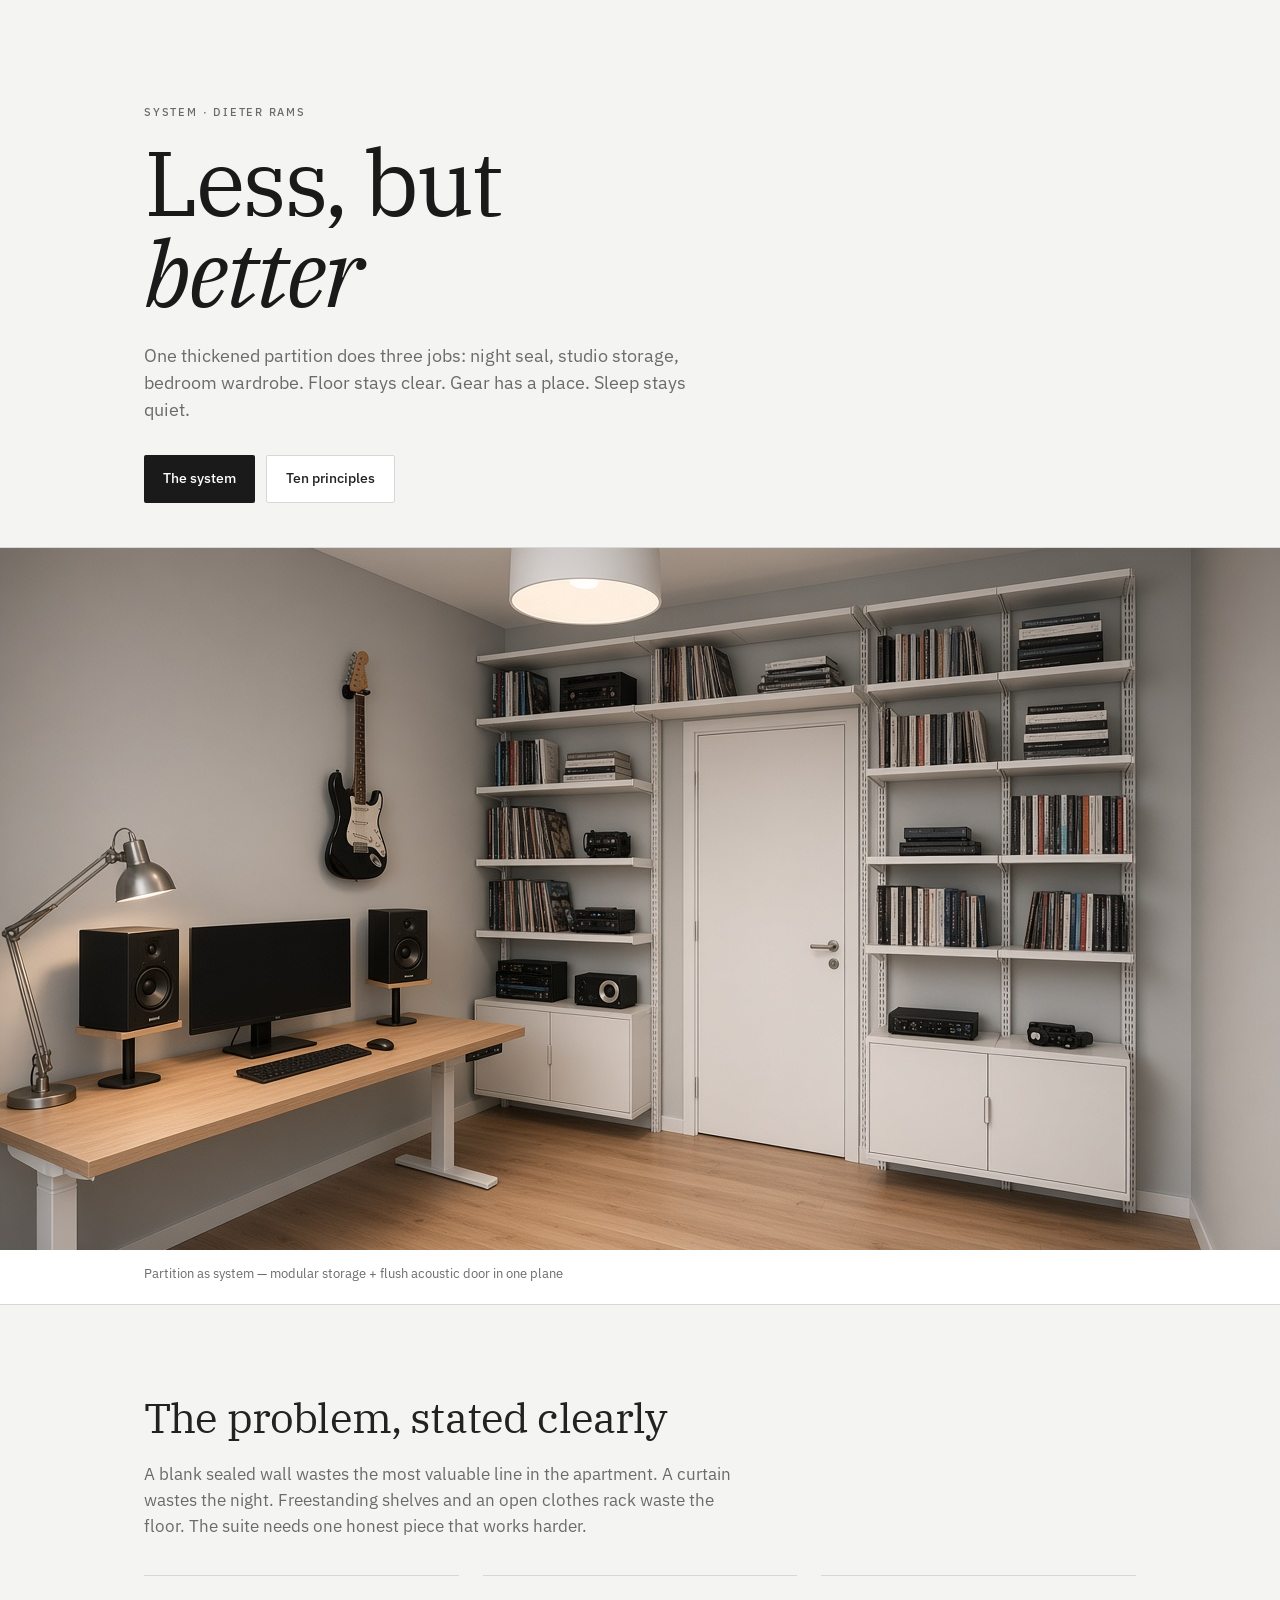
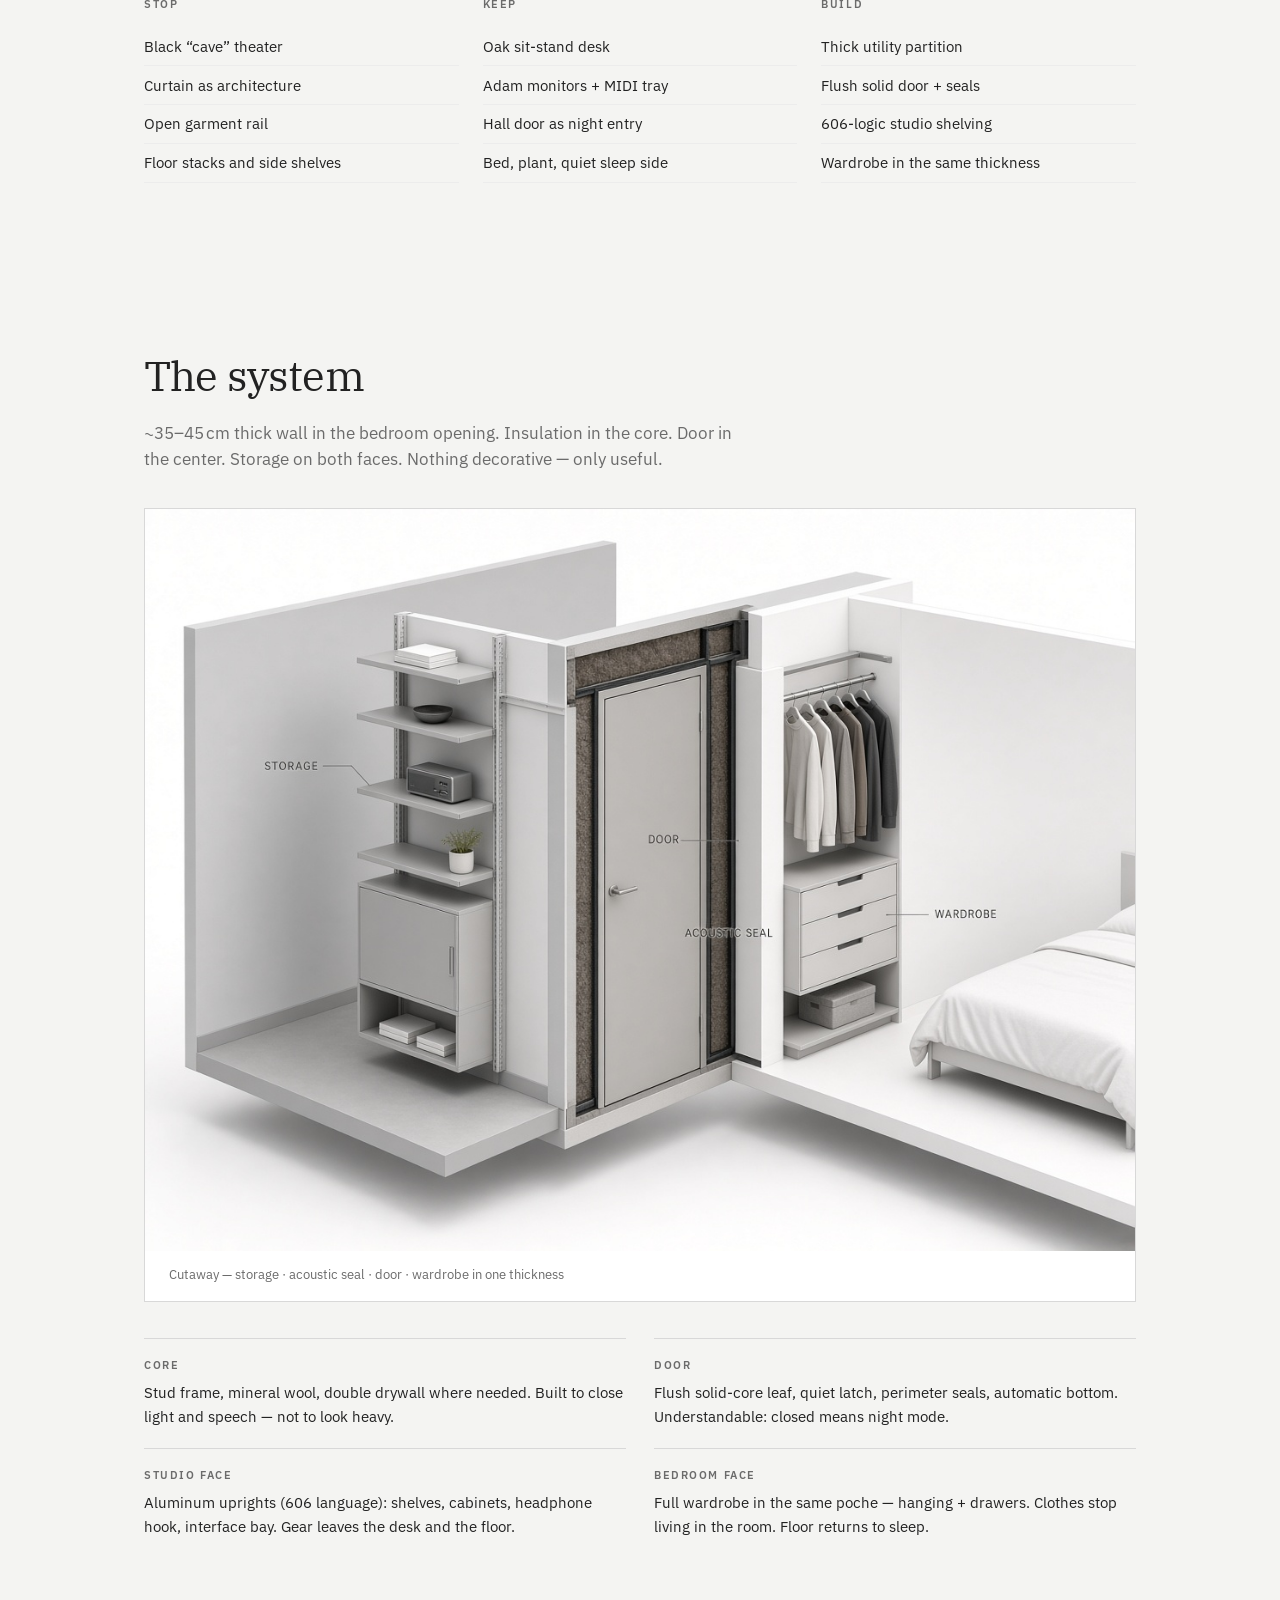
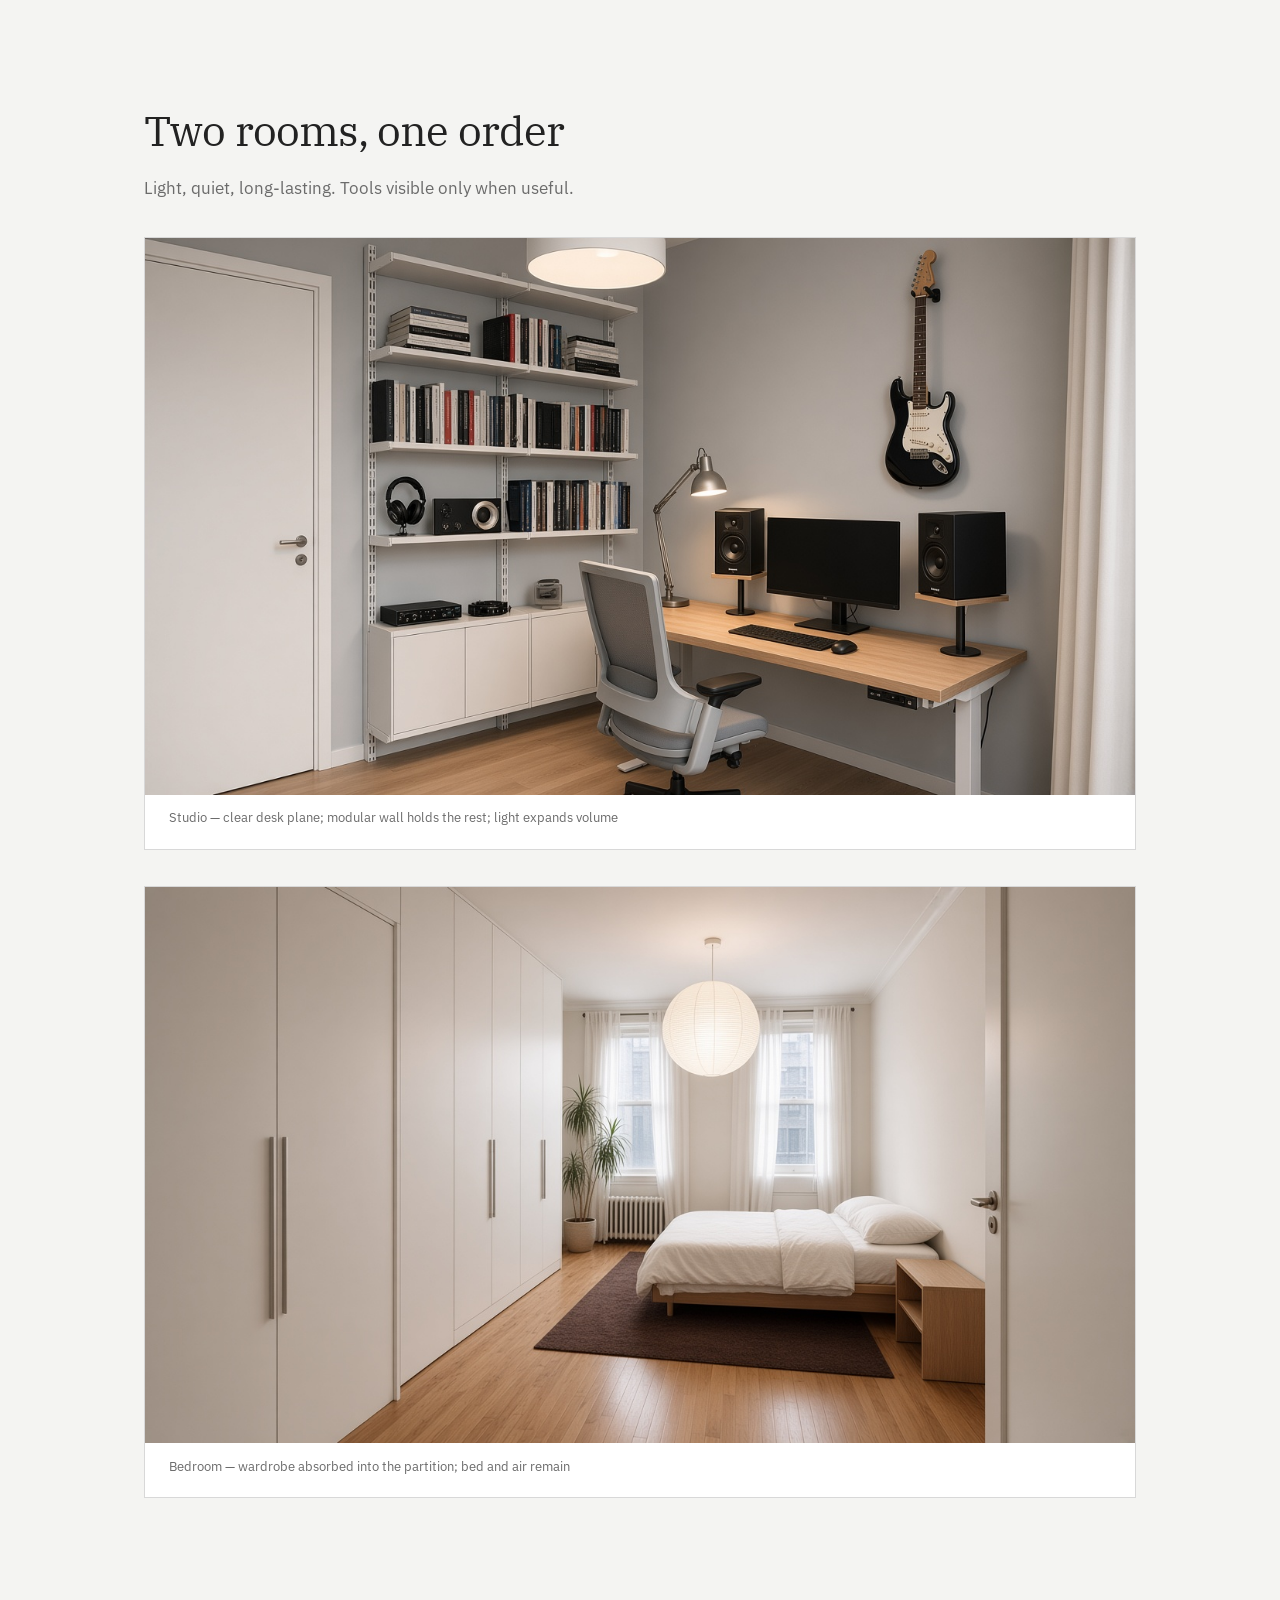
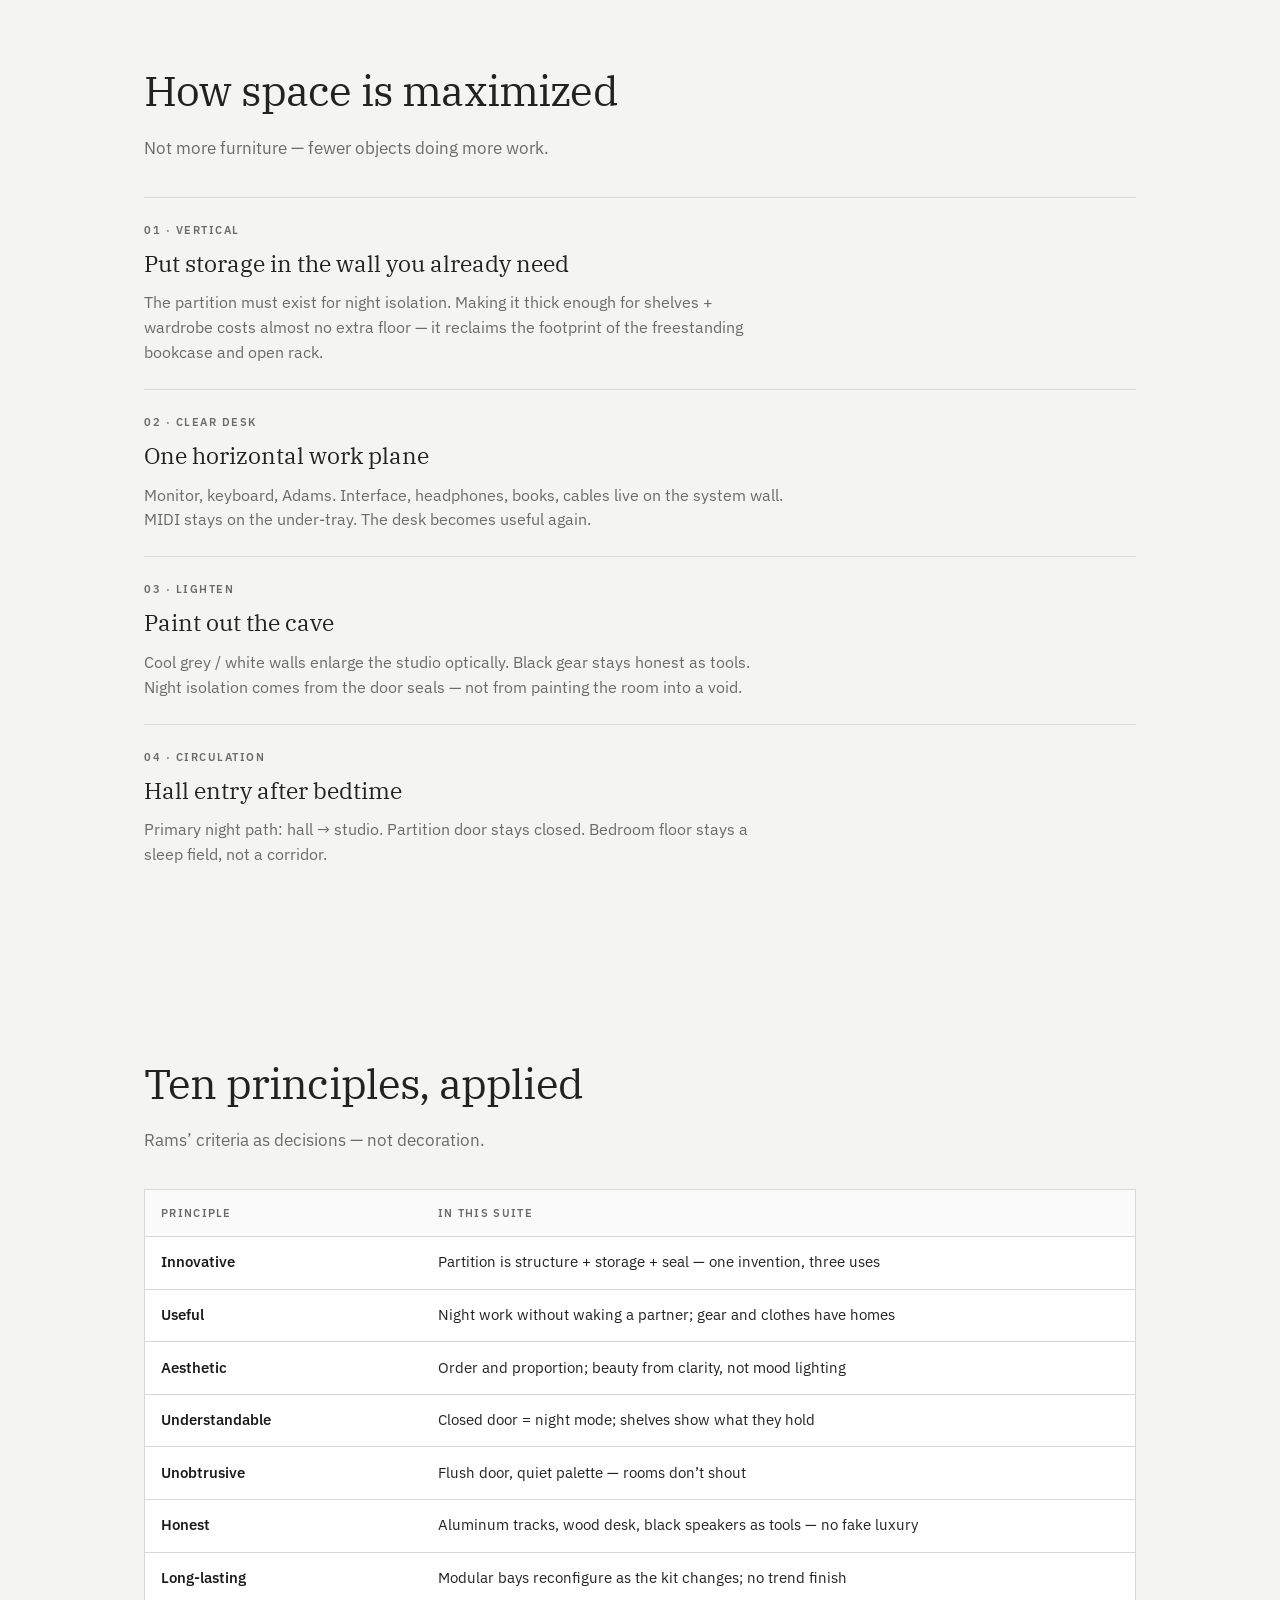
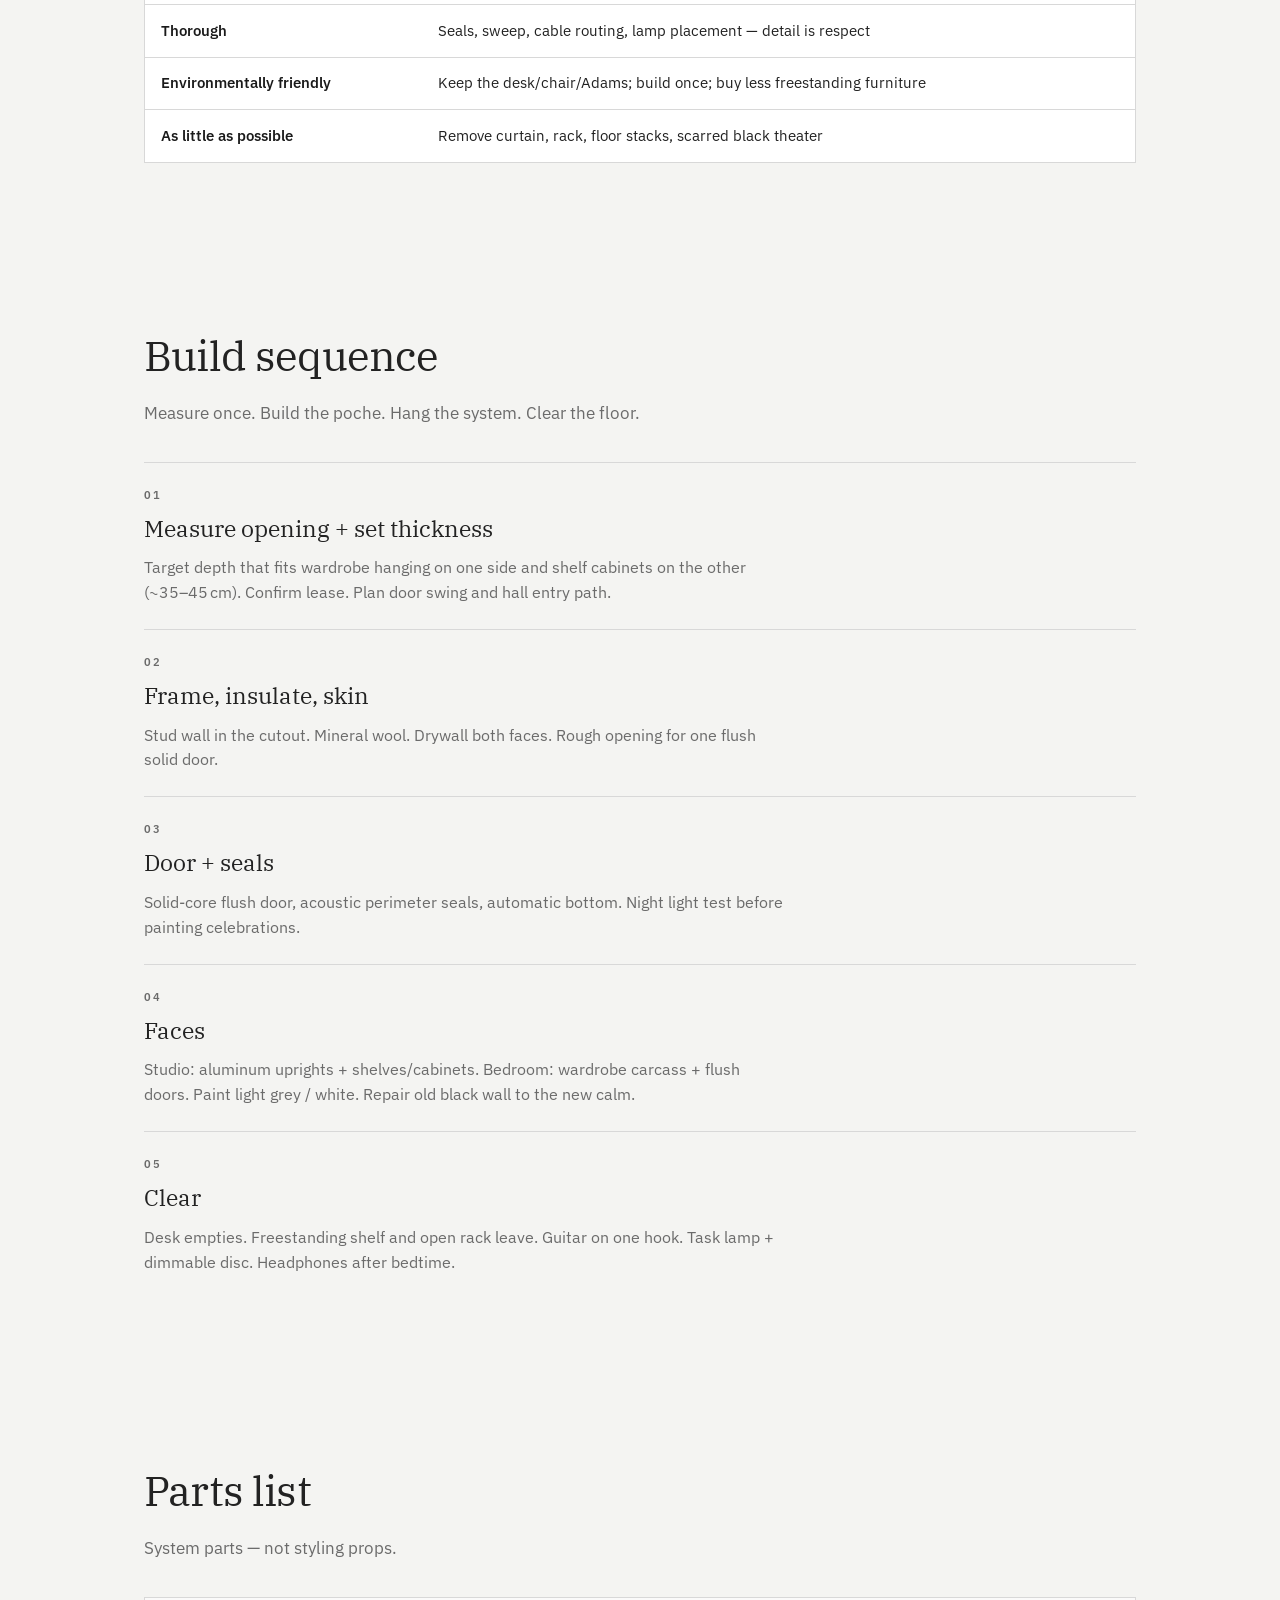
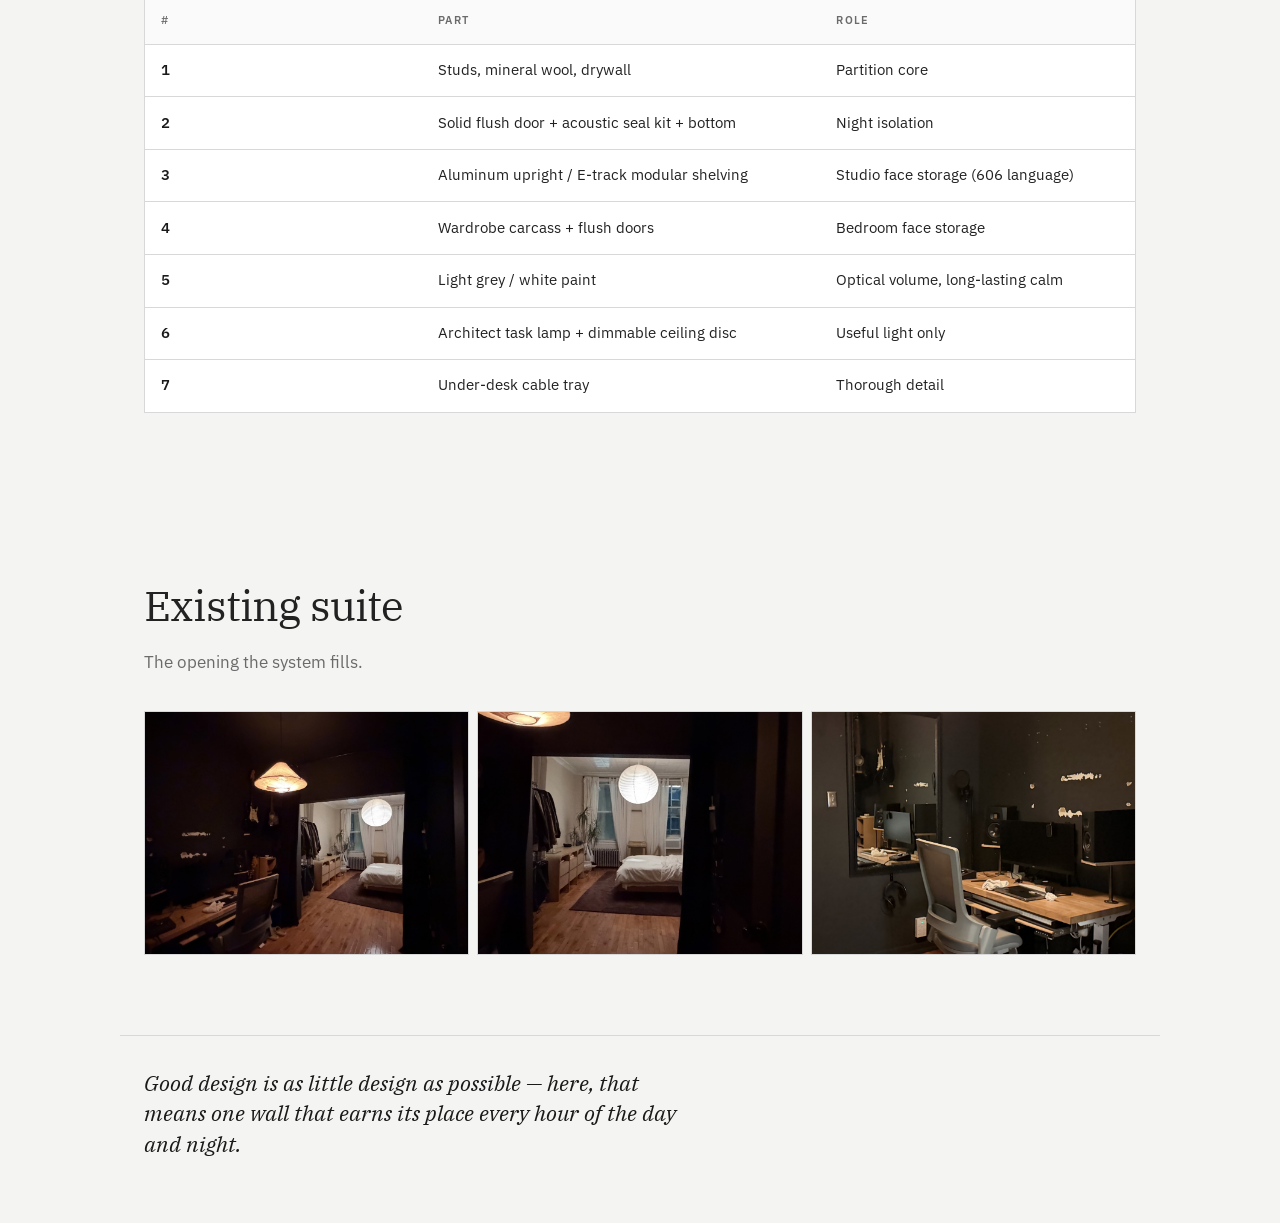
<file: design/index.html>
<!DOCTYPE html>
<html lang="en">
  <head>
    <meta charset="UTF-8" />
    <meta name="viewport" content="width=device-width, initial-scale=1" />
    <title>Less, but better — Studio suite system</title>
    <link rel="preconnect" href="https://fonts.googleapis.com" />
    <link rel="preconnect" href="https://fonts.gstatic.com" crossorigin />
    <link
      href="https://fonts.googleapis.com/css2?family=IBM+Plex+Sans:wght@400;500;600&family=IBM+Plex+Serif:ital,wght@0,400;1,400&display=swap"
      rel="stylesheet"
    />
    <link rel="stylesheet" href="styles.css" />
  </head>
  <body>
    <header class="hero">
      <p class="eyebrow">System · Dieter Rams</p>
      <h1>Less, but<br /><em>better</em></h1>
      <p class="lede">
        One thickened partition does three jobs: night seal, studio storage, bedroom
        wardrobe. Floor stays clear. Gear has a place. Sleep stays quiet.
      </p>
      <div class="hero-cta">
        <a class="btn primary" href="#system">The system</a>
        <a class="btn ghost" href="#ten">Ten principles</a>
      </div>
    </header>

    <section class="band">
      <figure class="bleed">
        <img
          src="concepts/rams-partition-as-system.jpg"
          alt="Studio facing the utility partition: modular shelving and flush door"
        />
        <figcaption>
          Partition as system — modular storage + flush acoustic door in one plane
        </figcaption>
      </figure>
    </section>

    <section class="section" id="problem">
      <div class="section-head">
        <h2>The problem, stated clearly</h2>
        <p>
          A blank sealed wall wastes the most valuable line in the apartment. A
          curtain wastes the night. Freestanding shelves and an open clothes rack
          waste the floor. The suite needs one honest piece that works harder.
        </p>
      </div>
      <div class="diag-grid three">
        <article>
          <h3>Stop</h3>
          <ul>
            <li>Black “cave” theater</li>
            <li>Curtain as architecture</li>
            <li>Open garment rail</li>
            <li>Floor stacks and side shelves</li>
          </ul>
        </article>
        <article>
          <h3>Keep</h3>
          <ul>
            <li>Oak sit-stand desk</li>
            <li>Adam monitors + MIDI tray</li>
            <li>Hall door as night entry</li>
            <li>Bed, plant, quiet sleep side</li>
          </ul>
        </article>
        <article>
          <h3>Build</h3>
          <ul>
            <li>Thick utility partition</li>
            <li>Flush solid door + seals</li>
            <li>606-logic studio shelving</li>
            <li>Wardrobe in the same thickness</li>
          </ul>
        </article>
      </div>
    </section>

    <section class="section" id="system">
      <div class="section-head">
        <h2>The system</h2>
        <p>
          ~35–45 cm thick wall in the bedroom opening. Insulation in the core.
          Door in the center. Storage on both faces. Nothing decorative — only useful.
        </p>
      </div>
      <figure class="feature">
        <img
          src="concepts/rams-partition-system-diagram.jpg"
          alt="Cutaway diagram of utility partition with storage, door, seals, wardrobe"
        />
        <figcaption>
          Cutaway — storage · acoustic seal · door · wardrobe in one thickness
        </figcaption>
      </figure>
      <div class="spec-grid">
        <article>
          <h3>Core</h3>
          <p>
            Stud frame, mineral wool, double drywall where needed. Built to close
            light and speech — not to look heavy.
          </p>
        </article>
        <article>
          <h3>Door</h3>
          <p>
            Flush solid-core leaf, quiet latch, perimeter seals, automatic bottom.
            Understandable: closed means night mode.
          </p>
        </article>
        <article>
          <h3>Studio face</h3>
          <p>
            Aluminum uprights (606 language): shelves, cabinets, headphone hook,
            interface bay. Gear leaves the desk and the floor.
          </p>
        </article>
        <article>
          <h3>Bedroom face</h3>
          <p>
            Full wardrobe in the same poche — hanging + drawers. Clothes stop living
            in the room. Floor returns to sleep.
          </p>
        </article>
      </div>
    </section>

    <section class="section" id="rooms">
      <div class="section-head">
        <h2>Two rooms, one order</h2>
        <p>Light, quiet, long-lasting. Tools visible only when useful.</p>
      </div>
      <div class="concept-stack">
        <figure>
          <img
            src="concepts/rams-studio-utility-wall.jpg"
            alt="Rams studio: clear desk, modular storage, light grey walls"
          />
          <figcaption>
            Studio — clear desk plane; modular wall holds the rest; light expands volume
          </figcaption>
        </figure>
        <figure>
          <img
            src="concepts/rams-bedroom-wardrobe-wall.jpg"
            alt="Rams bedroom: wardrobe wall, clear floor, calm bed"
          />
          <figcaption>
            Bedroom — wardrobe absorbed into the partition; bed and air remain
          </figcaption>
        </figure>
      </div>
    </section>

    <section class="section" id="maximize">
      <div class="section-head">
        <h2>How space is maximized</h2>
        <p>Not more furniture — fewer objects doing more work.</p>
      </div>
      <ol class="phases">
        <li>
          <span class="phase-tag">01 · Vertical</span>
          <h3>Put storage in the wall you already need</h3>
          <p>
            The partition must exist for night isolation. Making it thick enough for
            shelves + wardrobe costs almost no extra floor — it reclaims the footprint
            of the freestanding bookcase and open rack.
          </p>
        </li>
        <li>
          <span class="phase-tag">02 · Clear desk</span>
          <h3>One horizontal work plane</h3>
          <p>
            Monitor, keyboard, Adams. Interface, headphones, books, cables live on
            the system wall. MIDI stays on the under-tray. The desk becomes useful again.
          </p>
        </li>
        <li>
          <span class="phase-tag">03 · Lighten</span>
          <h3>Paint out the cave</h3>
          <p>
            Cool grey / white walls enlarge the studio optically. Black gear stays
            honest as tools. Night isolation comes from the door seals — not from
            painting the room into a void.
          </p>
        </li>
        <li>
          <span class="phase-tag">04 · Circulation</span>
          <h3>Hall entry after bedtime</h3>
          <p>
            Primary night path: hall → studio. Partition door stays closed. Bedroom
            floor stays a sleep field, not a corridor.
          </p>
        </li>
      </ol>
    </section>

    <section class="section" id="ten">
      <div class="section-head">
        <h2>Ten principles, applied</h2>
        <p>Rams’ criteria as decisions — not decoration.</p>
      </div>
      <table>
        <thead>
          <tr>
            <th>Principle</th>
            <th>In this suite</th>
          </tr>
        </thead>
        <tbody>
          <tr>
            <td>Innovative</td>
            <td>Partition is structure + storage + seal — one invention, three uses</td>
          </tr>
          <tr>
            <td>Useful</td>
            <td>Night work without waking a partner; gear and clothes have homes</td>
          </tr>
          <tr>
            <td>Aesthetic</td>
            <td>Order and proportion; beauty from clarity, not mood lighting</td>
          </tr>
          <tr>
            <td>Understandable</td>
            <td>Closed door = night mode; shelves show what they hold</td>
          </tr>
          <tr>
            <td>Unobtrusive</td>
            <td>Flush door, quiet palette — rooms don’t shout</td>
          </tr>
          <tr>
            <td>Honest</td>
            <td>Aluminum tracks, wood desk, black speakers as tools — no fake luxury</td>
          </tr>
          <tr>
            <td>Long-lasting</td>
            <td>Modular bays reconfigure as the kit changes; no trend finish</td>
          </tr>
          <tr>
            <td>Thorough</td>
            <td>Seals, sweep, cable routing, lamp placement — detail is respect</td>
          </tr>
          <tr>
            <td>Environmentally friendly</td>
            <td>Keep the desk/chair/Adams; build once; buy less freestanding furniture</td>
          </tr>
          <tr>
            <td>As little as possible</td>
            <td>Remove curtain, rack, floor stacks, scarred black theater</td>
          </tr>
        </tbody>
      </table>
    </section>

    <section class="section" id="build">
      <div class="section-head">
        <h2>Build sequence</h2>
        <p>Measure once. Build the poche. Hang the system. Clear the floor.</p>
      </div>
      <ol class="phases">
        <li>
          <span class="phase-tag">01</span>
          <h3>Measure opening + set thickness</h3>
          <p>
            Target depth that fits wardrobe hanging on one side and shelf cabinets on
            the other (~35–45 cm). Confirm lease. Plan door swing and hall entry path.
          </p>
        </li>
        <li>
          <span class="phase-tag">02</span>
          <h3>Frame, insulate, skin</h3>
          <p>
            Stud wall in the cutout. Mineral wool. Drywall both faces. Rough opening
            for one flush solid door.
          </p>
        </li>
        <li>
          <span class="phase-tag">03</span>
          <h3>Door + seals</h3>
          <p>
            Solid-core flush door, acoustic perimeter seals, automatic bottom. Night
            light test before painting celebrations.
          </p>
        </li>
        <li>
          <span class="phase-tag">04</span>
          <h3>Faces</h3>
          <p>
            Studio: aluminum uprights + shelves/cabinets. Bedroom: wardrobe carcass +
            flush doors. Paint light grey / white. Repair old black wall to the new calm.
          </p>
        </li>
        <li>
          <span class="phase-tag">05</span>
          <h3>Clear</h3>
          <p>
            Desk empties. Freestanding shelf and open rack leave. Guitar on one hook.
            Task lamp + dimmable disc. Headphones after bedtime.
          </p>
        </li>
      </ol>
    </section>

    <section class="section" id="shopping">
      <div class="section-head">
        <h2>Parts list</h2>
        <p>System parts — not styling props.</p>
      </div>
      <table>
        <thead>
          <tr>
            <th>#</th>
            <th>Part</th>
            <th>Role</th>
          </tr>
        </thead>
        <tbody>
          <tr>
            <td>1</td>
            <td>Studs, mineral wool, drywall</td>
            <td>Partition core</td>
          </tr>
          <tr>
            <td>2</td>
            <td>Solid flush door + acoustic seal kit + bottom</td>
            <td>Night isolation</td>
          </tr>
          <tr>
            <td>3</td>
            <td>Aluminum upright / E-track modular shelving</td>
            <td>Studio face storage (606 language)</td>
          </tr>
          <tr>
            <td>4</td>
            <td>Wardrobe carcass + flush doors</td>
            <td>Bedroom face storage</td>
          </tr>
          <tr>
            <td>5</td>
            <td>Light grey / white paint</td>
            <td>Optical volume, long-lasting calm</td>
          </tr>
          <tr>
            <td>6</td>
            <td>Architect task lamp + dimmable ceiling disc</td>
            <td>Useful light only</td>
          </tr>
          <tr>
            <td>7</td>
            <td>Under-desk cable tray</td>
            <td>Thorough detail</td>
          </tr>
        </tbody>
      </table>
    </section>

    <section class="section before" id="existing">
      <div class="section-head">
        <h2>Existing suite</h2>
        <p>The opening the system fills.</p>
      </div>
      <div class="photo-rail">
        <img src="photos/01a165e0-ff31-783e-bca0-abbd5b6c781a.jpg" alt="Existing open cutout" />
        <img src="photos/01a165e1-0b97-76ba-b38a-22331a38e2df.jpg" alt="Existing bedroom view" />
        <img src="photos/01a165e1-12f2-7c2d-a781-ef3bb7b58fbb.jpg" alt="Existing desk" />
      </div>
    </section>

    <footer class="footer">
      <p>
        Good design is as little design as possible — here, that means one wall that
        earns its place every hour of the day and night.
      </p>
    </footer>
  </body>
</html>
</file>
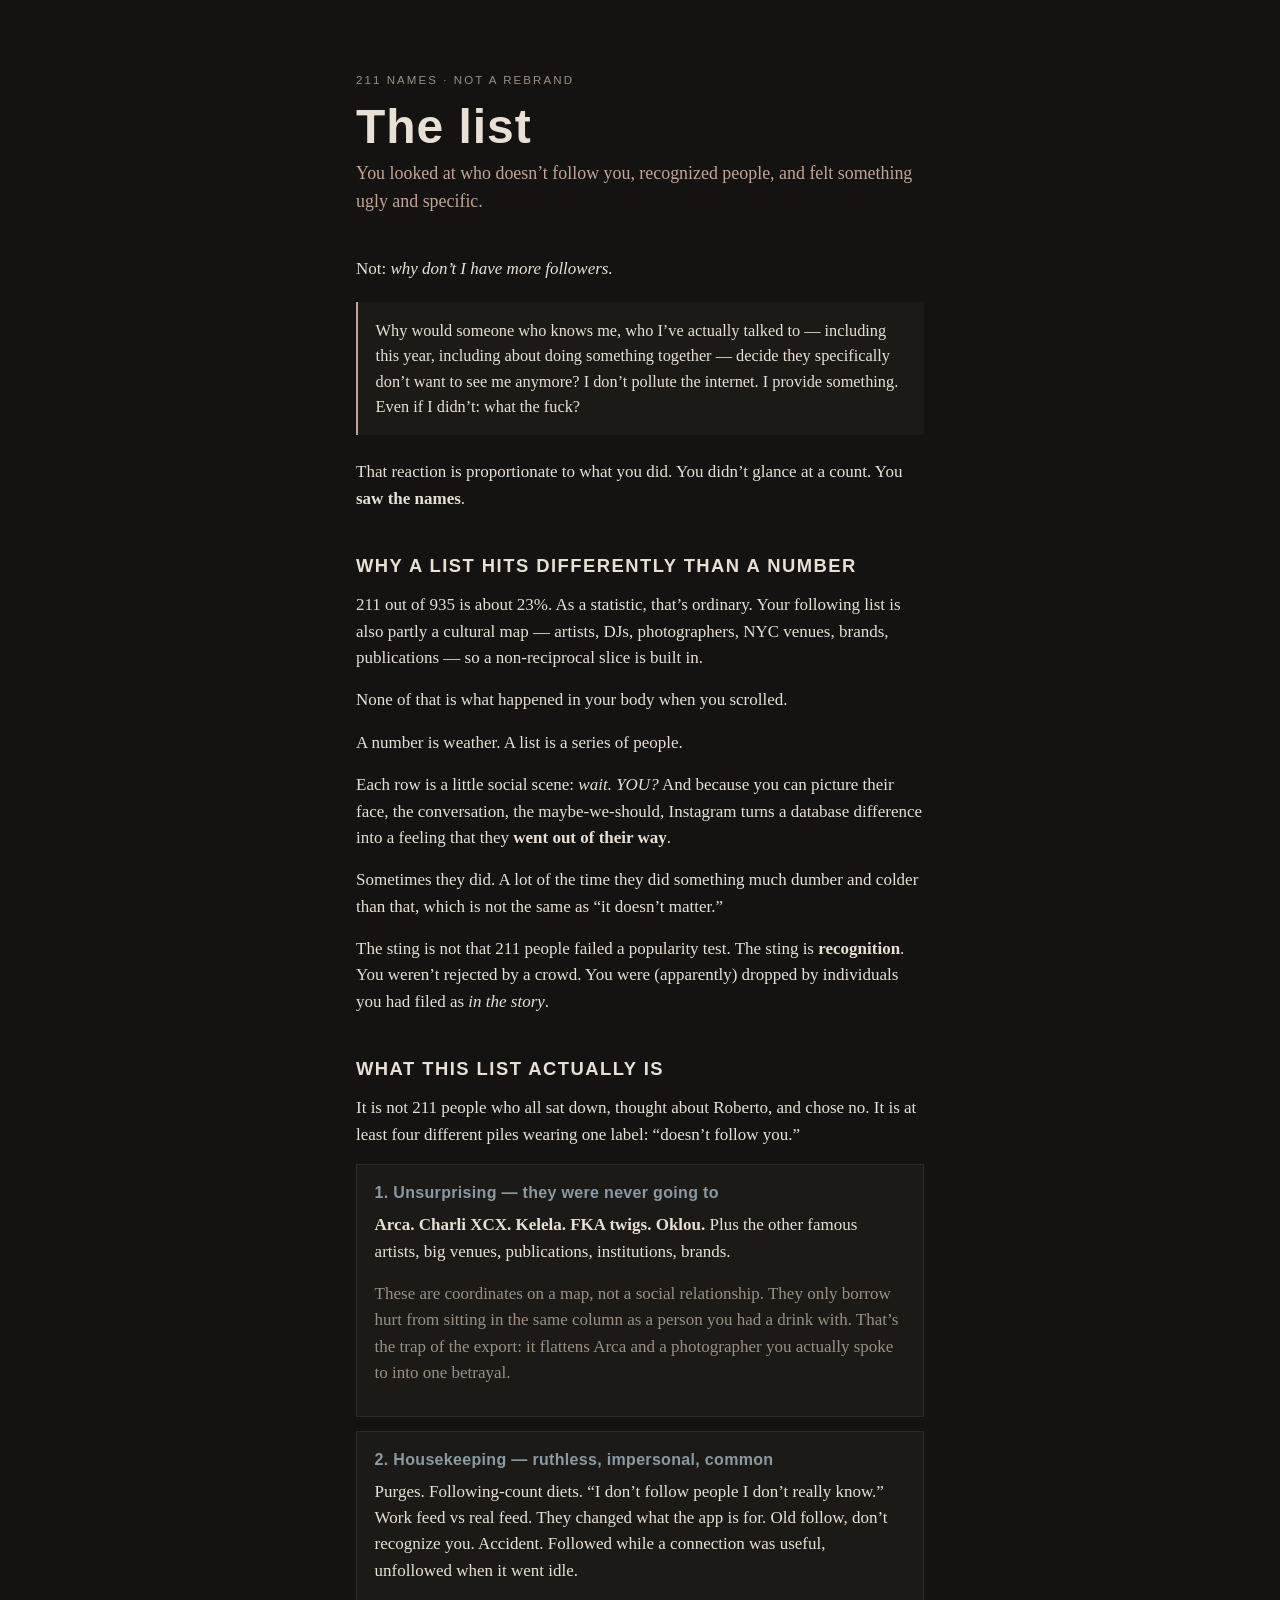
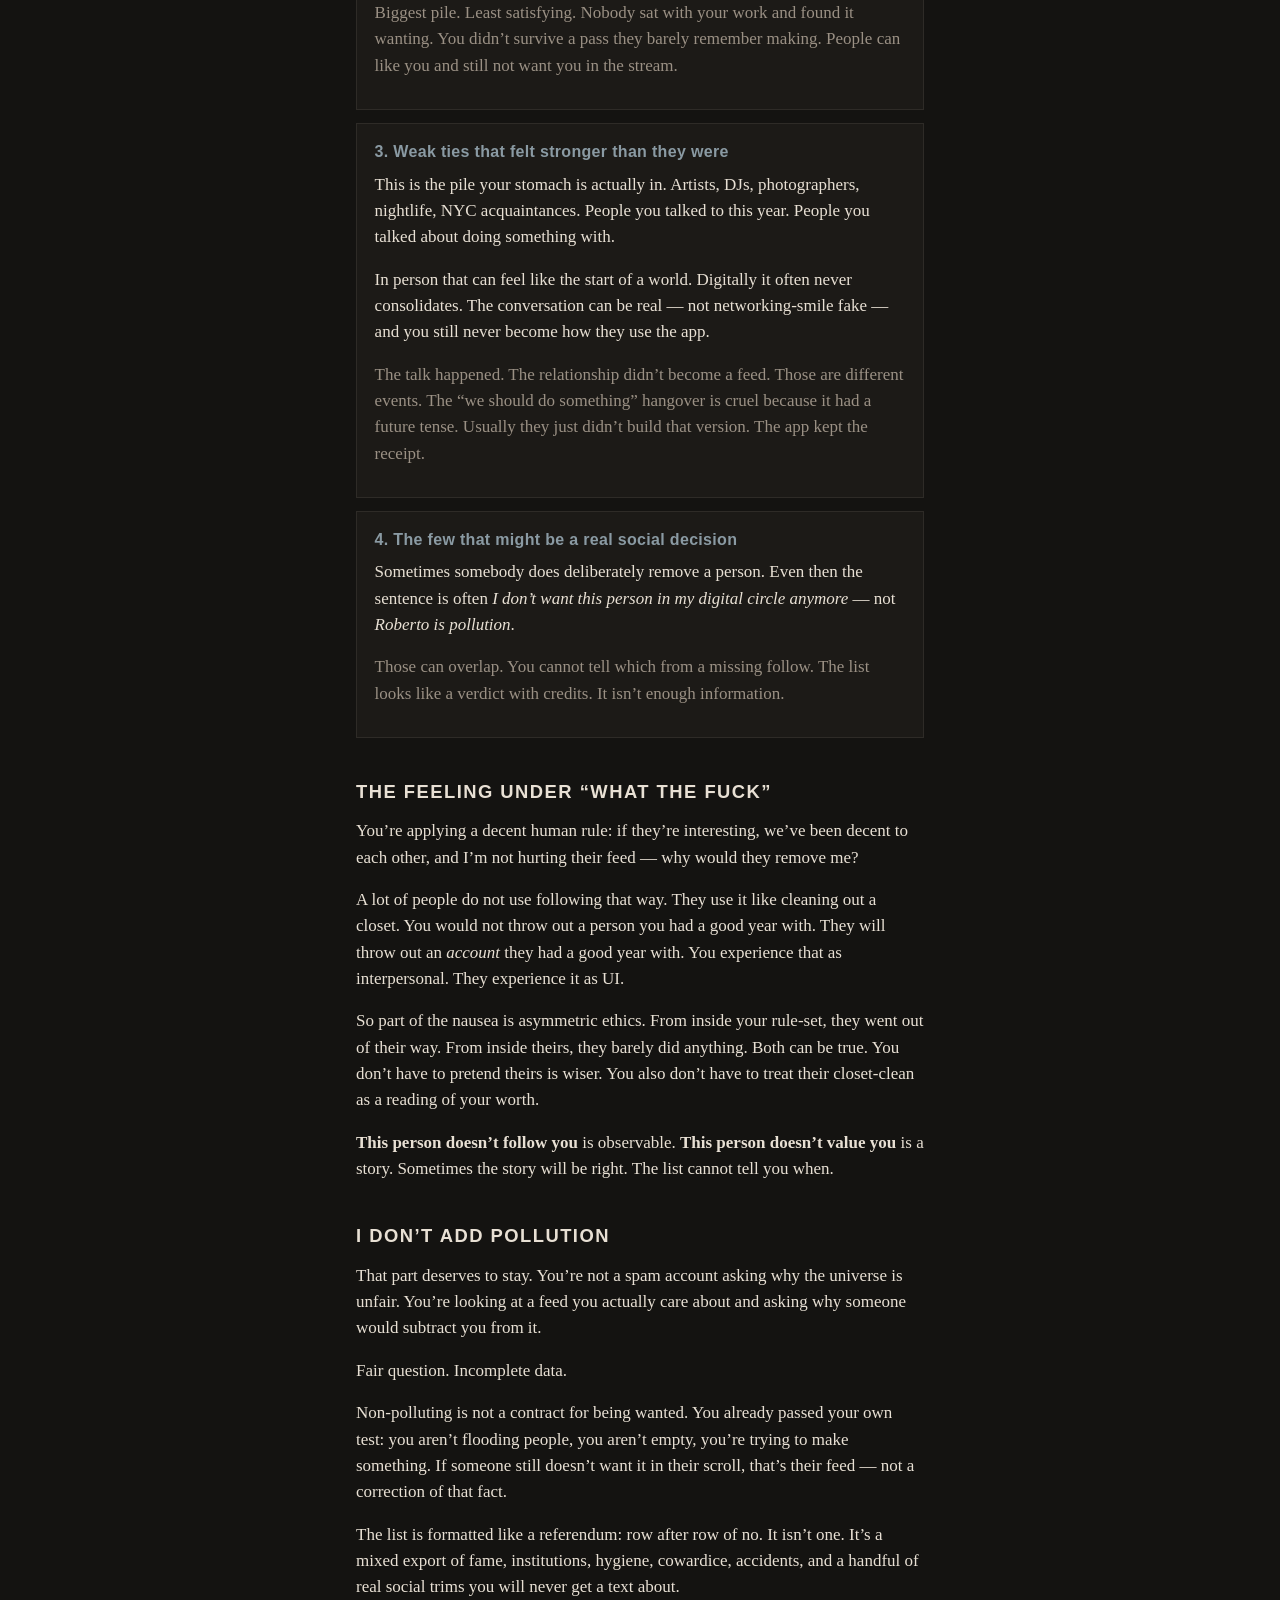
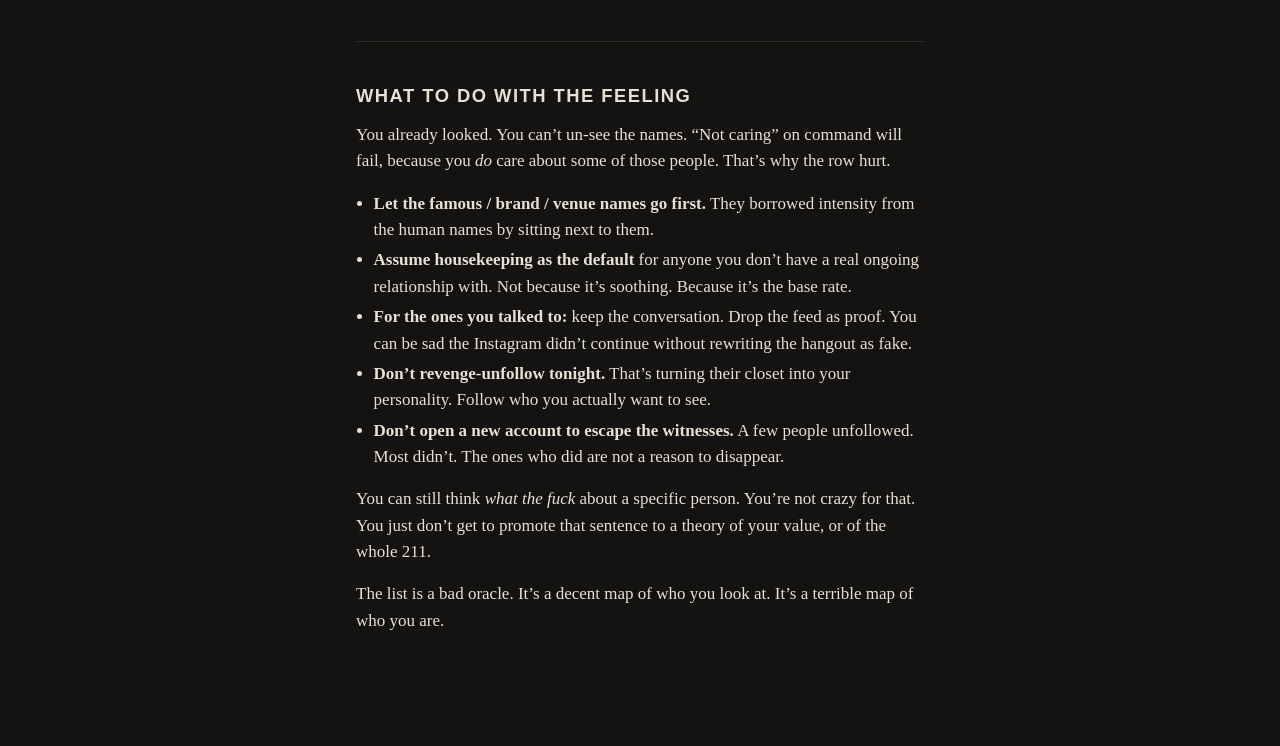
<file: unfollows/index.html>
<!DOCTYPE html>
<html lang="en">
<head>
  <meta charset="utf-8" />
  <meta name="viewport" content="width=device-width, initial-scale=1" />
  <title>The list</title>
  <style>
    :root {
      --bg: #141311;
      --bg-2: #1c1a17;
      --ink: #e8e0d4;
      --mute: #9a9084;
      --line: #2e2b27;
      --hurt: #c4a494;
      --ok: #8a9aa3;
    }
    * { box-sizing: border-box; }
    html, body { margin: 0; padding: 0; background: var(--bg); color: var(--ink); }
    body {
      font: 16px/1.55 "Iowan Old Style", "Palatino Linotype", Palatino, Georgia, serif;
      max-width: 38rem;
      margin: 0 auto;
      padding: 3rem 1.25rem 6rem;
    }
    h1, h2, h3 {
      font-family: "Avenir Next Condensed", "DIN Condensed", "Helvetica Neue", sans-serif;
      font-weight: 600;
      letter-spacing: 0.02em;
    }
    h1 { font-size: 2.4rem; line-height: 1.05; margin: 0 0 0.5rem; font-weight: 700; }
    .kicker {
      font-family: "Avenir Next Condensed", "DIN Condensed", "Helvetica Neue", sans-serif;
      text-transform: uppercase;
      letter-spacing: 0.18em;
      font-size: 0.72rem;
      color: var(--mute);
      margin-bottom: 0.75rem;
    }
    .lede { font-size: 1.12rem; color: var(--hurt); margin: 0 0 2.5rem; }
    h2 { font-size: 1.15rem; margin: 2.5rem 0 0.75rem; text-transform: uppercase; letter-spacing: 0.08em; }
    h3 { font-size: 1rem; margin: 1.5rem 0 0.4rem; color: var(--ok); }
    p { margin: 0 0 1rem; }
    blockquote {
      margin: 1.25rem 0 1.5rem;
      padding: 1rem 1rem 1rem 1.1rem;
      border-left: 2px solid var(--hurt);
      background: var(--bg-2);
      color: var(--ink);
      font-size: 1.02rem;
    }
    ul { margin: 0 0 1rem; padding-left: 1.1rem; }
    li { margin: 0.25rem 0; }
    .pile {
      background: var(--bg-2);
      border: 1px solid var(--line);
      padding: 1rem 1.1rem 0.85rem;
      margin: 0 0 0.85rem;
    }
    .pile h3 { margin-top: 0; }
    .muted { color: var(--mute); }
    .rule { border: 0; border-top: 1px solid var(--line); margin: 2.5rem 0; }
    strong { font-weight: 650; }
    a { color: var(--hurt); }
    @media (min-width: 720px) {
      body { font-size: 17px; padding-top: 4.5rem; }
      h1 { font-size: 3rem; }
    }
  </style>
</head>
<body>
  <p class="kicker">211 names · not a rebrand</p>
  <h1>The list</h1>
  <p class="lede">You looked at who doesn’t follow you, recognized people, and felt something ugly and specific.</p>

  <p>Not: <em>why don’t I have more followers.</em></p>
  <blockquote>
    Why would someone who knows me, who I’ve actually talked to — including this year, including about doing something together — decide they specifically don’t want to see me anymore? I don’t pollute the internet. I provide something. Even if I didn’t: what the fuck?
  </blockquote>
  <p>That reaction is proportionate to what you did. You didn’t glance at a count. You <strong>saw the names</strong>.</p>

  <h2>Why a list hits differently than a number</h2>
  <p>211 out of 935 is about 23%. As a statistic, that’s ordinary. Your following list is also partly a cultural map — artists, DJs, photographers, NYC venues, brands, publications — so a non-reciprocal slice is built in.</p>
  <p>None of that is what happened in your body when you scrolled.</p>
  <p>A number is weather. A list is a series of people.</p>
  <p>Each row is a little social scene: <em>wait. YOU?</em> And because you can picture their face, the conversation, the maybe-we-should, Instagram turns a database difference into a feeling that they <strong>went out of their way</strong>.</p>
  <p>Sometimes they did. A lot of the time they did something much dumber and colder than that, which is not the same as “it doesn’t matter.”</p>
  <p>The sting is not that 211 people failed a popularity test. The sting is <strong>recognition</strong>. You weren’t rejected by a crowd. You were (apparently) dropped by individuals you had filed as <em>in the story</em>.</p>

  <h2>What this list actually is</h2>
  <p>It is not 211 people who all sat down, thought about Roberto, and chose no. It is at least four different piles wearing one label: “doesn’t follow you.”</p>

  <div class="pile">
    <h3>1. Unsurprising — they were never going to</h3>
    <p><strong>Arca. Charli XCX. Kelela. FKA twigs. Oklou.</strong> Plus the other famous artists, big venues, publications, institutions, brands.</p>
    <p class="muted">These are coordinates on a map, not a social relationship. They only borrow hurt from sitting in the same column as a person you had a drink with. That’s the trap of the export: it flattens Arca and a photographer you actually spoke to into one betrayal.</p>
  </div>

  <div class="pile">
    <h3>2. Housekeeping — ruthless, impersonal, common</h3>
    <p>Purges. Following-count diets. “I don’t follow people I don’t really know.” Work feed vs real feed. They changed what the app is for. Old follow, don’t recognize you. Accident. Followed while a connection was useful, unfollowed when it went idle.</p>
    <p class="muted">Biggest pile. Least satisfying. Nobody sat with your work and found it wanting. You didn’t survive a pass they barely remember making. People can like you and still not want you in the stream.</p>
  </div>

  <div class="pile">
    <h3>3. Weak ties that felt stronger than they were</h3>
    <p>This is the pile your stomach is actually in. Artists, DJs, photographers, nightlife, NYC acquaintances. People you talked to this year. People you talked about doing something with.</p>
    <p>In person that can feel like the start of a world. Digitally it often never consolidates. The conversation can be real — not networking-smile fake — and you still never become how they use the app.</p>
    <p class="muted">The talk happened. The relationship didn’t become a feed. Those are different events. The “we should do something” hangover is cruel because it had a future tense. Usually they just didn’t build that version. The app kept the receipt.</p>
  </div>

  <div class="pile">
    <h3>4. The few that might be a real social decision</h3>
    <p>Sometimes somebody does deliberately remove a person. Even then the sentence is often <em>I don’t want this person in my digital circle anymore</em> — not <em>Roberto is pollution</em>.</p>
    <p class="muted">Those can overlap. You cannot tell which from a missing follow. The list looks like a verdict with credits. It isn’t enough information.</p>
  </div>

  <h2>The feeling under “what the fuck”</h2>
  <p>You’re applying a decent human rule: if they’re interesting, we’ve been decent to each other, and I’m not hurting their feed — why would they remove me?</p>
  <p>A lot of people do not use following that way. They use it like cleaning out a closet. You would not throw out a person you had a good year with. They will throw out an <em>account</em> they had a good year with. You experience that as interpersonal. They experience it as UI.</p>
  <p>So part of the nausea is asymmetric ethics. From inside your rule-set, they went out of their way. From inside theirs, they barely did anything. Both can be true. You don’t have to pretend theirs is wiser. You also don’t have to treat their closet-clean as a reading of your worth.</p>
  <p><strong>This person doesn’t follow you</strong> is observable. <strong>This person doesn’t value you</strong> is a story. Sometimes the story will be right. The list cannot tell you when.</p>

  <h2>I don’t add pollution</h2>
  <p>That part deserves to stay. You’re not a spam account asking why the universe is unfair. You’re looking at a feed you actually care about and asking why someone would subtract you from it.</p>
  <p>Fair question. Incomplete data.</p>
  <p>Non-polluting is not a contract for being wanted. You already passed your own test: you aren’t flooding people, you aren’t empty, you’re trying to make something. If someone still doesn’t want it in their scroll, that’s their feed — not a correction of that fact.</p>
  <p>The list is formatted like a referendum: row after row of no. It isn’t one. It’s a mixed export of fame, institutions, hygiene, cowardice, accidents, and a handful of real social trims you will never get a text about.</p>

  <hr class="rule" />

  <h2>What to do with the feeling</h2>
  <p>You already looked. You can’t un-see the names. “Not caring” on command will fail, because you <em>do</em> care about some of those people. That’s why the row hurt.</p>
  <ul>
    <li><strong>Let the famous / brand / venue names go first.</strong> They borrowed intensity from the human names by sitting next to them.</li>
    <li><strong>Assume housekeeping as the default</strong> for anyone you don’t have a real ongoing relationship with. Not because it’s soothing. Because it’s the base rate.</li>
    <li><strong>For the ones you talked to:</strong> keep the conversation. Drop the feed as proof. You can be sad the Instagram didn’t continue without rewriting the hangout as fake.</li>
    <li><strong>Don’t revenge-unfollow tonight.</strong> That’s turning their closet into your personality. Follow who you actually want to see.</li>
    <li><strong>Don’t open a new account to escape the witnesses.</strong> A few people unfollowed. Most didn’t. The ones who did are not a reason to disappear.</li>
  </ul>
  <p>You can still think <em>what the fuck</em> about a specific person. You’re not crazy for that. You just don’t get to promote that sentence to a theory of your value, or of the whole 211.</p>
  <p>The list is a bad oracle. It’s a decent map of who you look at. It’s a terrible map of who you are.</p>
</body>
</html>
</file>
<file: design/styles.css>
:root {
  --ink: #1a1a1a;
  --text: #222;
  --muted: #6b6b6b;
  --line: #d8d8d8;
  --paper: #f4f4f2;
  --white: #ffffff;
  --alum: #8a8f96;
  --accent: #222;
  --max: 1040px;
  --ease: cubic-bezier(0.25, 0.1, 0.25, 1);
}

*,
*::before,
*::after {
  box-sizing: border-box;
}

html {
  scroll-behavior: smooth;
}

body {
  margin: 0;
  color: var(--text);
  background: var(--paper);
  font-family: "IBM Plex Sans", Helvetica, Arial, sans-serif;
  line-height: 1.55;
  -webkit-font-smoothing: antialiased;
}

img {
  display: block;
  max-width: 100%;
  height: auto;
}

a {
  color: inherit;
}

.hero {
  max-width: var(--max);
  margin: 0 auto;
  padding: clamp(3.5rem, 10vw, 6.5rem) 1.5rem 2.75rem;
  animation: rise 0.7s var(--ease) both;
}

.eyebrow {
  margin: 0 0 1rem;
  font-size: 0.7rem;
  letter-spacing: 0.16em;
  text-transform: uppercase;
  color: var(--muted);
  font-weight: 500;
}

.hero h1 {
  margin: 0;
  font-family: "IBM Plex Serif", Georgia, serif;
  font-weight: 400;
  font-size: clamp(3rem, 9vw, 5.75rem);
  line-height: 0.98;
  letter-spacing: -0.03em;
  color: var(--ink);
}

.hero h1 em {
  font-style: italic;
  color: var(--ink);
}

.lede {
  max-width: 34rem;
  margin: 1.5rem 0 0;
  font-size: 1.1rem;
  color: var(--muted);
}

.hero-cta {
  display: flex;
  flex-wrap: wrap;
  gap: 0.65rem;
  margin-top: 2rem;
}

.btn {
  display: inline-flex;
  align-items: center;
  justify-content: center;
  padding: 0.75rem 1.2rem;
  border-radius: 2px;
  text-decoration: none;
  font-size: 0.875rem;
  font-weight: 500;
  transition: background 0.25s var(--ease), color 0.25s var(--ease);
}

.btn.primary {
  background: var(--ink);
  color: var(--white);
}

.btn.primary:hover {
  background: #000;
}

.btn.ghost {
  border: 1px solid var(--line);
  color: var(--text);
  background: var(--white);
}

.btn.ghost:hover {
  border-color: var(--ink);
}

.band {
  margin: 0;
  border-top: 1px solid var(--line);
  border-bottom: 1px solid var(--line);
  background: var(--white);
}

.bleed {
  margin: 0;
}

.bleed img {
  width: 100%;
  max-height: 78vh;
  object-fit: cover;
}

.bleed figcaption,
.concept-stack figcaption,
.feature figcaption {
  max-width: var(--max);
  margin: 0.85rem auto 0;
  padding: 0 1.5rem 1.25rem;
  font-size: 0.8125rem;
  color: var(--muted);
}

.section {
  max-width: var(--max);
  margin: 0 auto;
  padding: clamp(3rem, 7vw, 5rem) 1.5rem;
}

.section-head {
  max-width: 38rem;
  margin-bottom: 2.25rem;
}

.section-head h2 {
  margin: 0;
  font-family: "IBM Plex Serif", Georgia, serif;
  font-size: clamp(1.85rem, 4vw, 2.6rem);
  font-weight: 400;
  letter-spacing: -0.02em;
}

.section-head p {
  margin: 0.75rem 0 0;
  color: var(--muted);
  font-size: 1.05rem;
}

.diag-grid {
  display: grid;
  grid-template-columns: repeat(2, minmax(0, 1fr));
  gap: 1.5rem;
}

.diag-grid.three {
  grid-template-columns: repeat(3, minmax(0, 1fr));
}

.diag-grid article {
  padding: 1.25rem 0 0;
  border-top: 1px solid var(--line);
}

.diag-grid h3 {
  margin: 0 0 0.85rem;
  font-size: 0.7rem;
  letter-spacing: 0.14em;
  text-transform: uppercase;
  color: var(--muted);
  font-weight: 600;
}

.diag-grid ul {
  margin: 0;
  padding: 0;
  list-style: none;
}

.diag-grid li {
  padding: 0.45rem 0;
  border-bottom: 1px solid #ececec;
  color: var(--text);
  font-size: 0.95rem;
}

.concept-stack {
  display: grid;
  gap: 2.25rem;
}

.concept-stack figure,
.feature {
  margin: 0;
  background: var(--white);
  border: 1px solid var(--line);
}

.concept-stack img,
.feature img {
  width: 100%;
}

.feature figcaption {
  padding-bottom: 1rem;
}

.spec-grid {
  display: grid;
  grid-template-columns: repeat(2, minmax(0, 1fr));
  gap: 1.25rem 1.75rem;
  margin-top: 2.25rem;
}

.spec-grid article {
  padding-top: 1.1rem;
  border-top: 1px solid var(--line);
}

.spec-grid h3 {
  margin: 0 0 0.45rem;
  font-size: 0.7rem;
  letter-spacing: 0.14em;
  text-transform: uppercase;
  color: var(--muted);
  font-weight: 600;
}

.spec-grid p {
  margin: 0;
  color: var(--text);
  font-size: 0.95rem;
}

.phases {
  margin: 0;
  padding: 0;
  list-style: none;
}

.phases li {
  padding: 1.5rem 0;
  border-top: 1px solid var(--line);
}

.phase-tag {
  display: block;
  font-size: 0.68rem;
  letter-spacing: 0.14em;
  text-transform: uppercase;
  color: var(--muted);
  margin-bottom: 0.45rem;
  font-weight: 600;
}

.phases h3 {
  margin: 0;
  font-family: "IBM Plex Serif", Georgia, serif;
  font-size: 1.45rem;
  font-weight: 400;
}

.phases p {
  margin: 0.55rem 0 0;
  max-width: 40rem;
  color: var(--muted);
}

table {
  width: 100%;
  border-collapse: collapse;
  font-size: 0.92rem;
  background: var(--white);
  border: 1px solid var(--line);
}

th,
td {
  text-align: left;
  padding: 0.9rem 1rem;
  border-bottom: 1px solid var(--line);
  vertical-align: top;
}

th {
  font-size: 0.68rem;
  letter-spacing: 0.12em;
  text-transform: uppercase;
  color: var(--muted);
  font-weight: 600;
  background: #fafafa;
}

td:first-child {
  font-weight: 560;
  width: 28%;
  color: var(--ink);
}

.photo-rail {
  display: grid;
  grid-template-columns: repeat(3, minmax(0, 1fr));
  gap: 0.5rem;
}

.photo-rail img {
  width: 100%;
  aspect-ratio: 4 / 3;
  object-fit: cover;
  filter: grayscale(0.15);
  border: 1px solid var(--line);
}

.footer {
  max-width: var(--max);
  margin: 0 auto;
  padding: 2rem 1.5rem 4rem;
  border-top: 1px solid var(--line);
}

.footer p {
  margin: 0;
  max-width: 34rem;
  font-family: "IBM Plex Serif", Georgia, serif;
  font-size: 1.35rem;
  font-style: italic;
  color: var(--ink);
  line-height: 1.4;
}

@keyframes rise {
  from {
    opacity: 0;
    transform: translateY(12px);
  }
  to {
    opacity: 1;
    transform: none;
  }
}

@media (max-width: 800px) {
  .diag-grid,
  .diag-grid.three,
  .spec-grid,
  .photo-rail {
    grid-template-columns: 1fr 1fr;
  }
}

@media (max-width: 560px) {
  .diag-grid,
  .diag-grid.three,
  .spec-grid,
  .photo-rail {
    grid-template-columns: 1fr;
  }

  table {
    display: block;
    overflow-x: auto;
  }

  td:first-child {
    width: auto;
  }
}
</file>
